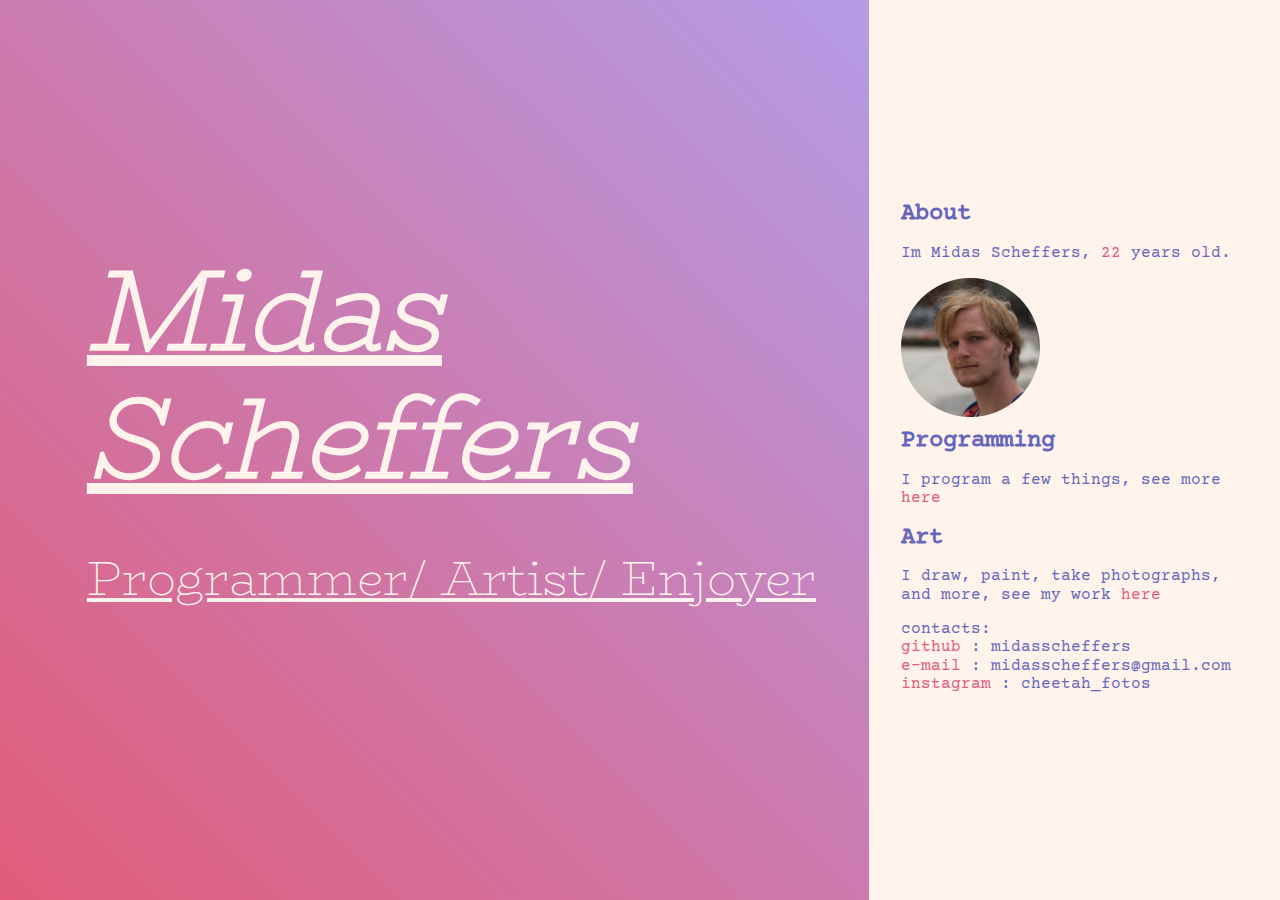
<file: index.html>
<!DOCTYPE html>
<html lang="en">
<head>
    <meta charset="UTF-8">
    <meta http-equiv="X-UA-Compatible" content="IE=edge">
    <meta name="viewport" content="width=device-width, initial-scale=1.0">
    <link rel="stylesheet" href="style/normalize.css">
    <link rel="stylesheet" href="style/main.css">
    <link rel="shortcut icon" type="image/jpg" href="favicon-32x32.png">
    <title>Home - Midas Scheffers</title>
</head>
<body>
    <header class="landing_head">
        <h1>Midas Scheffers</h1>
        <p><a href="programming.html">Programmer</a>/ <a href="art.html">Artist</a>/ Enjoyer</p>
    </header>
    <div class="wrapper_head">
        <middle>
            <h2>About</h2>
            <p>
                Im Midas Scheffers, <span id="age">age</span> years old.
            </p>
            <img src="images/headshot_2.jpg" alt="headshot" id="headshot">
            
            
            <h2>Programming</h2>
            <p>I program a few things, see more <a href="programming.html">here</a></p>
            
            <h2>Art</h2>
            <p>I draw, paint, take photographs, and more, see my work <a href="art.html">here</a></p>
            <p>
                contacts: <br>
                <a href="https://www.github.com/midasscheffers">github</a> : midasscheffers<br> 
                <a href="mailto:midasscheffers@gmail.com">e-mail</a> : midasscheffers@gmail.com <br>
                <a href="https://instagram.com/cheetah_fotos">instagram</a> : cheetah_fotos
            </p>
        </middle>
    </div>
    <img src="images/down_arrow.gif" alt="down_arrow" id="down_arrow">
    <script src="age.js"></script>
</body>
</html>
</file>
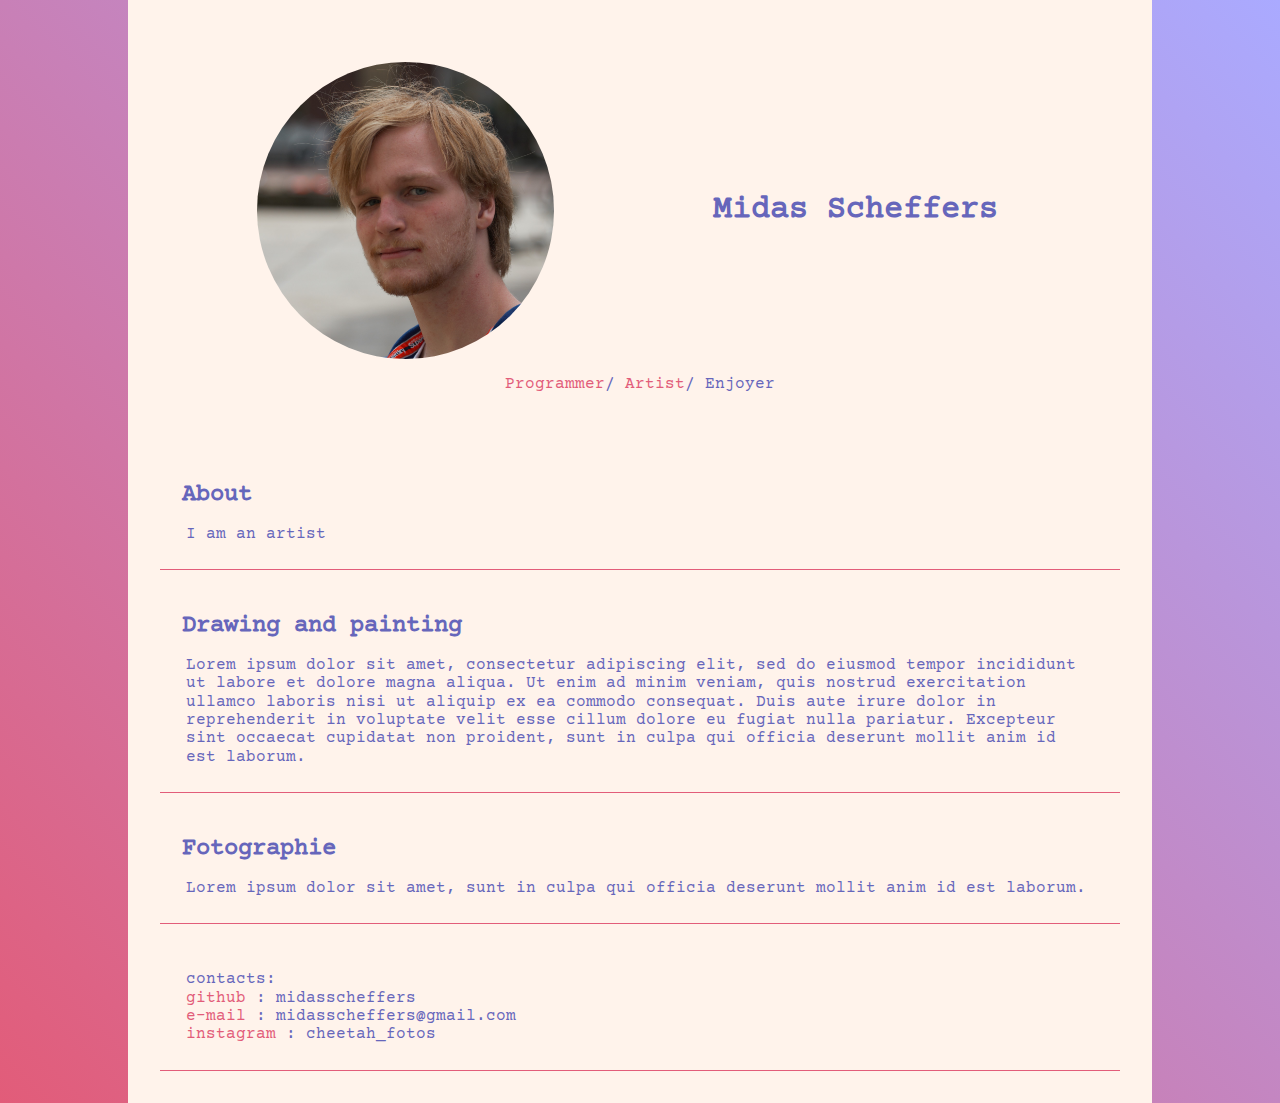
<file: art.html>
<!DOCTYPE html>
<html lang="en">
<head>
    <meta charset="UTF-8">
    <meta http-equiv="X-UA-Compatible" content="IE=edge">
    <meta name="viewport" content="width=device-width, initial-scale=1.0">
    <link rel="stylesheet" href="style/normalize.css">
    <link rel="stylesheet" href="style/main.css">
    <link rel="shortcut icon" type="image/jpg" href="favicon-32x32.png">
    
    <title>Art - Midas Scheffers</title>
</head>
<body>
    <div class="wrapper">
        <header>
            <img src="images/headshot_2.jpg" alt="headshot" id="headshot_inline">
            <h1><a href="index.html">Midas Scheffers</a></h1>
            <p><a href="programming.html">Programmer</a>/ <a href="art.html">Artist</a>/ Enjoyer</p>
        </header>
        <section>
            <article>
                <h2>About</h2>
                <p>I am an artist</p>
            </article>
            <article>
                <h2>Drawing and painting</h2>
                <p>
                    Lorem ipsum dolor sit amet, consectetur adipiscing elit, sed do eiusmod tempor incididunt ut labore et dolore magna aliqua. Ut enim ad minim veniam, quis nostrud exercitation ullamco laboris nisi ut aliquip ex ea commodo consequat. Duis aute irure dolor in reprehenderit in voluptate velit esse cillum dolore eu fugiat nulla pariatur. Excepteur sint occaecat cupidatat non proident, sunt in culpa qui officia deserunt mollit anim id est laborum.
                </p>
            </article>
            <article>
                <h2>Fotographie</h2>
                <p>
                    Lorem ipsum dolor sit amet, sunt in culpa qui officia deserunt mollit anim id est laborum.
                </p>
            </article>
        </section>
        <article>
            <p>
                  contacts: <br>
                  <a href="https://www.github.com/midasscheffers">github</a> : midasscheffers<br> 
                  <a href="mailto:midasscheffers@gmail.com">e-mail</a> : midasscheffers@gmail.com <br>
                  <a href="https://instagram.com/cheetah_fotos">instagram</a> : cheetah_fotos
            </p>
        </article>
    </div>
</body>
</html>
</file>
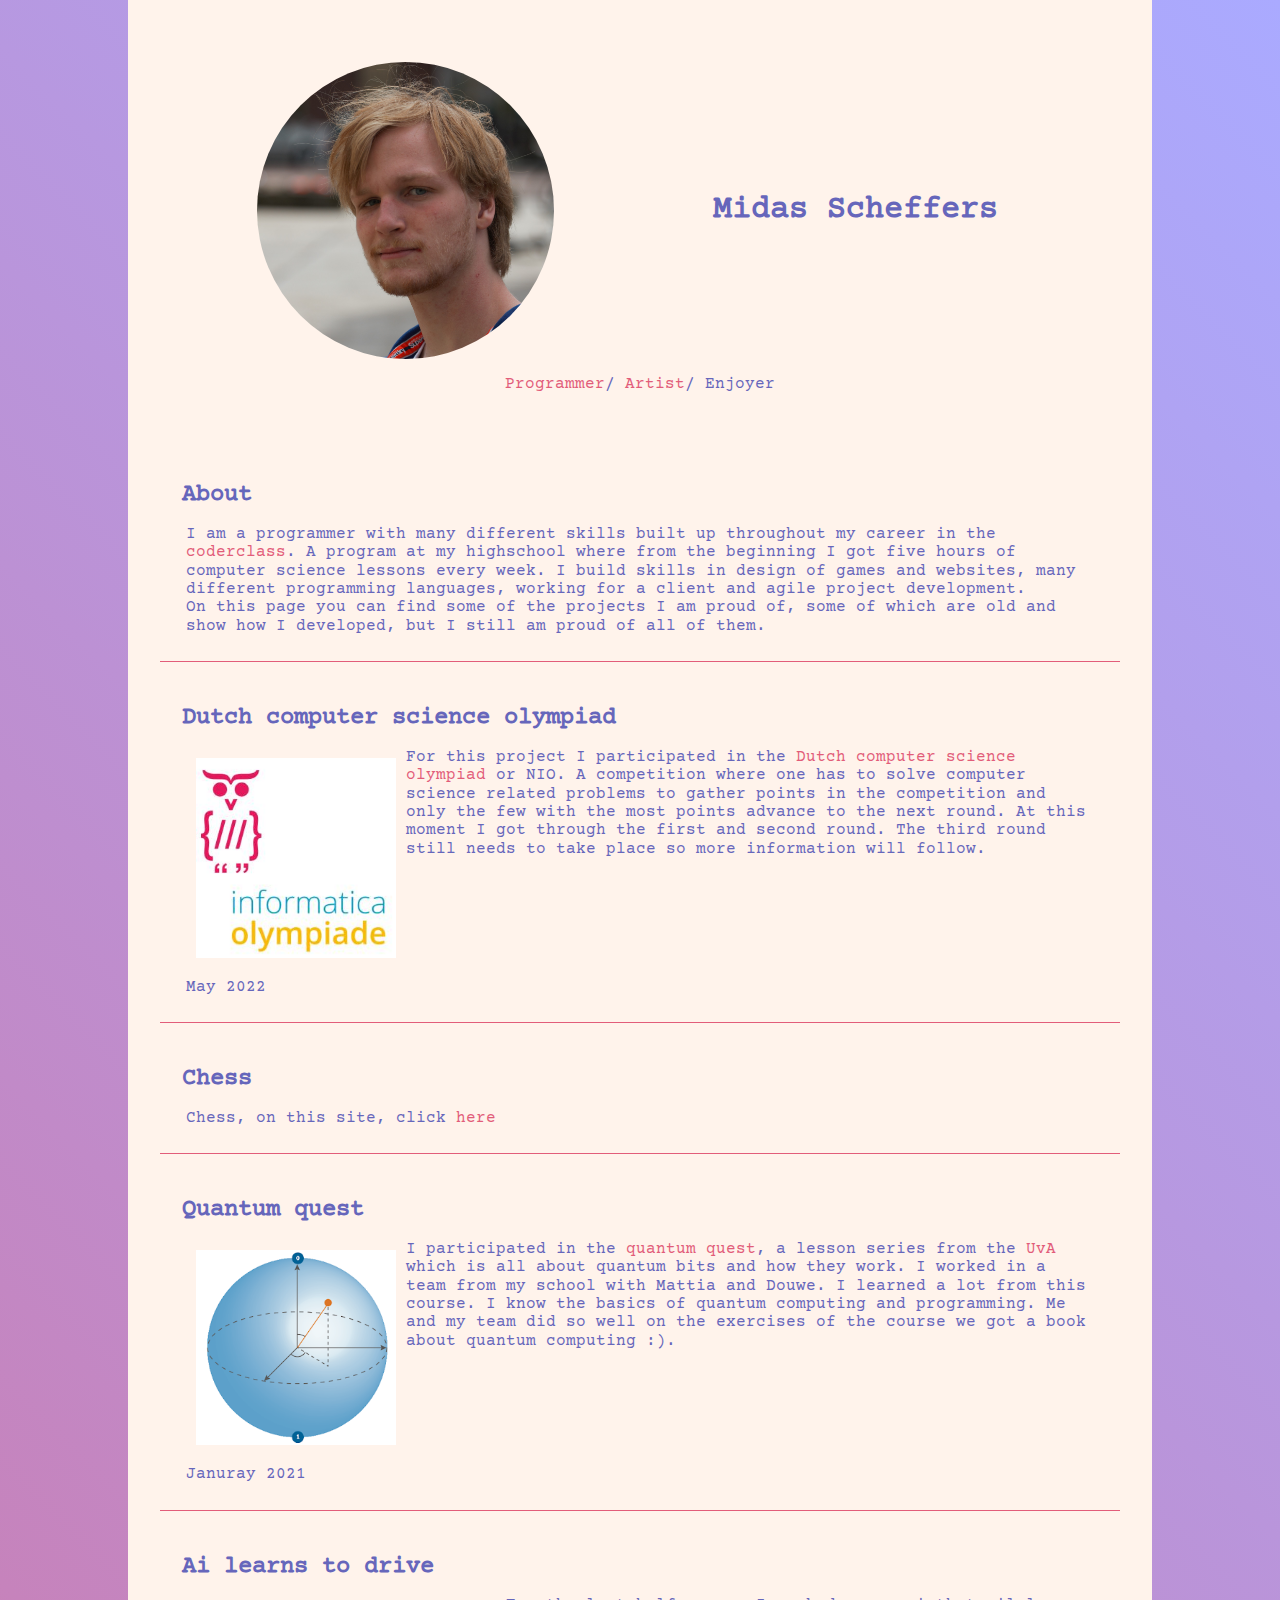
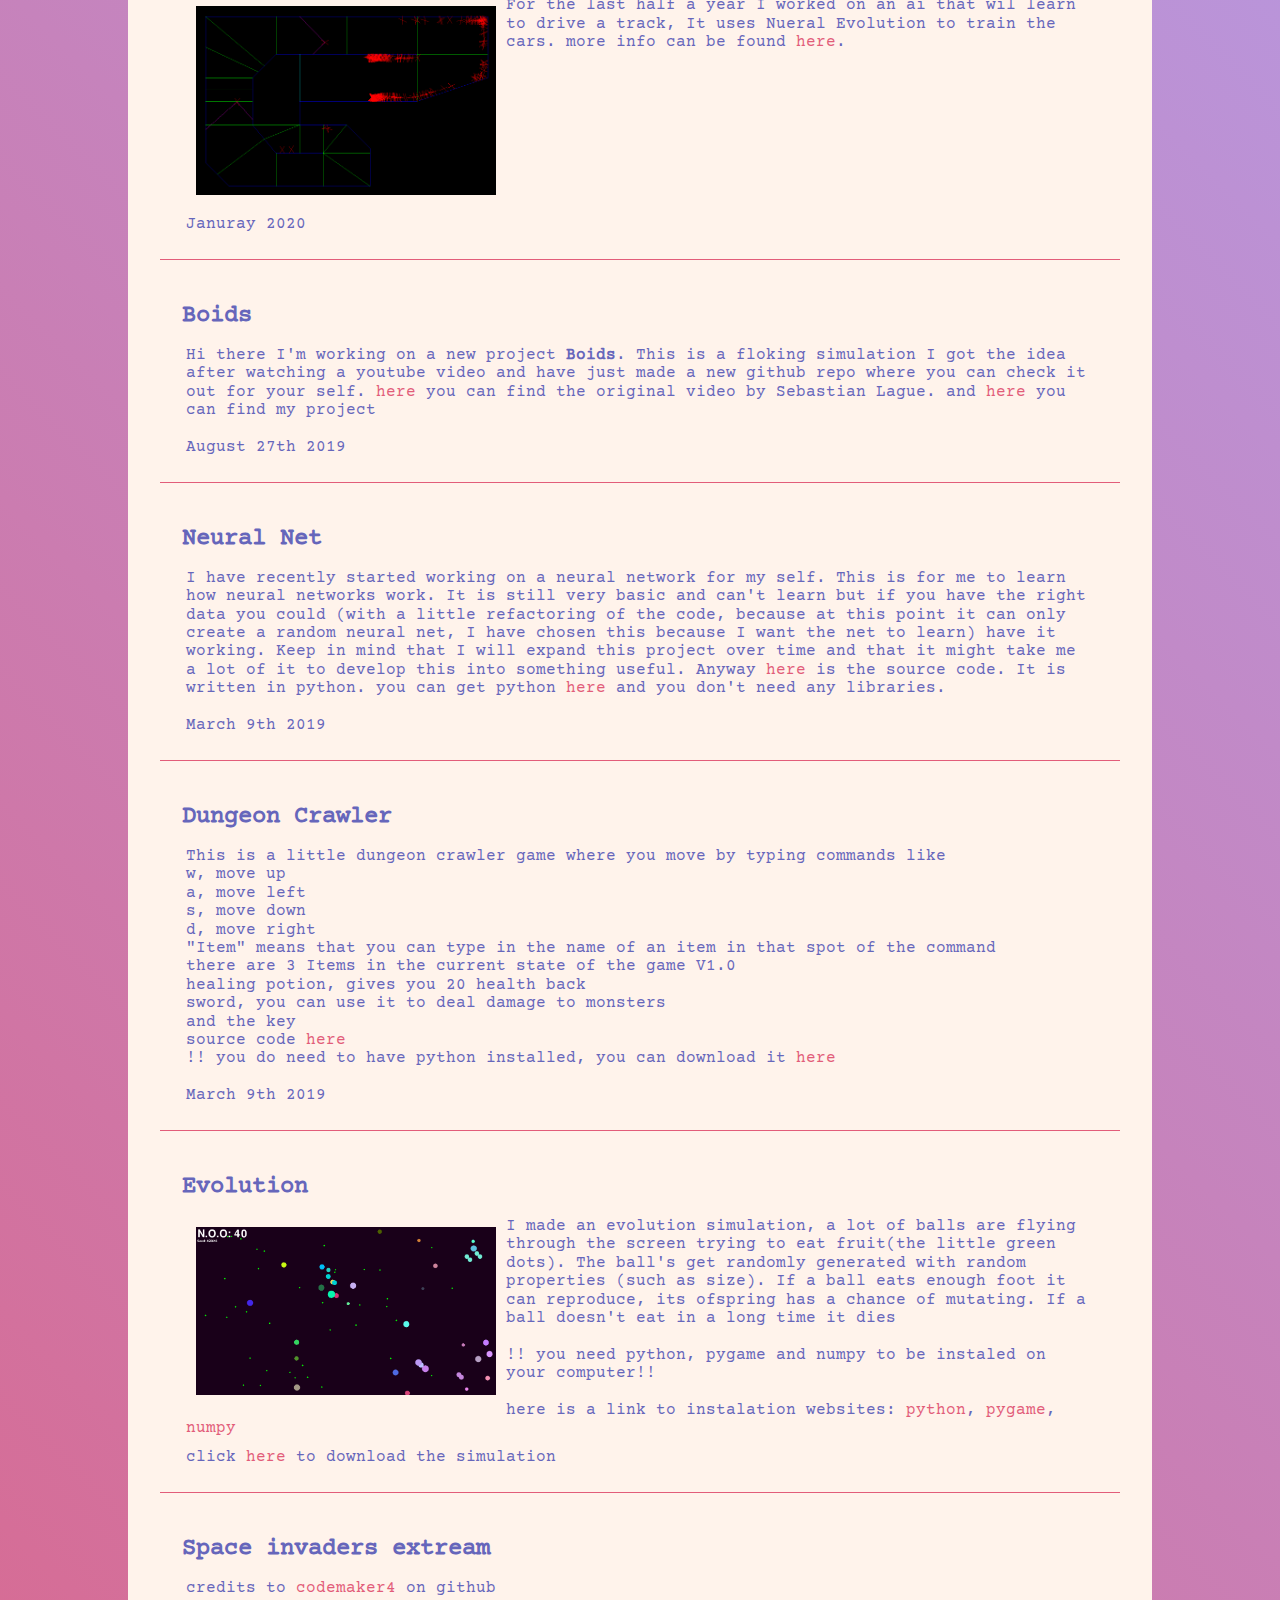
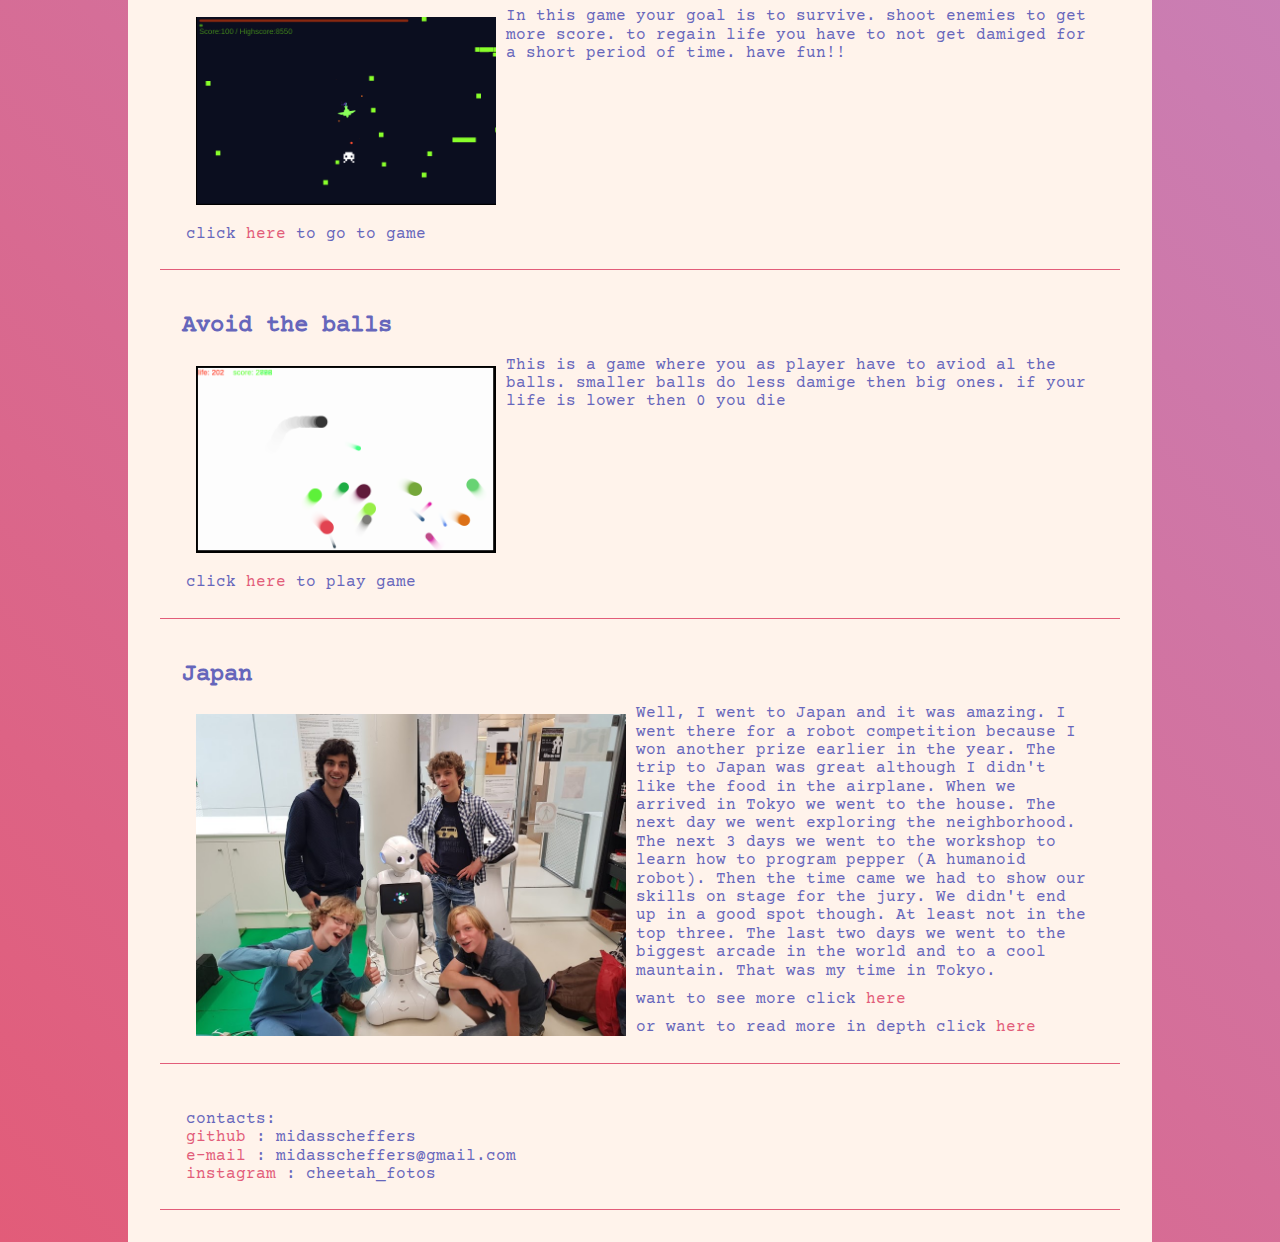
<file: programming.html>
<!DOCTYPE html>
<html lang="en">
<head>
    <meta charset="UTF-8">
    <meta http-equiv="X-UA-Compatible" content="IE=edge">
    <meta name="viewport" content="width=device-width, initial-scale=1.0">
    <link rel="stylesheet" href="style/normalize.css">
    <link rel="stylesheet" href="style/main.css">
    <link rel="shortcut icon" type="image/jpg" href="favicon-32x32.png">
    
    <title>Programming - Midas Scheffers</title>
</head>
<body>
    <div class="wrapper">
        <header>
            <img src="images/headshot_2.jpg" alt="headshot" id="headshot_inline">
            <h1><a href="index.html">Midas Scheffers</a></h1>
            <p><a href="programming.html">Programmer</a>/ <a href="art.html">Artist</a>/ Enjoyer</p>
        </header>
        <section>
            <article>
                <h2>About</h2>
                <p>
                    I am a programmer with many different skills built up throughout my career in the <a href="https://coderclass.nl/">coderclass</a>. A program at my highschool where from the beginning I got five hours of computer science lessons every week. I build skills in design of games and websites, many different programming languages, working for a client and agile project development.
                    <br>
                    On this page you can find some of the projects I am proud of, some of which are old and show how I developed, but I still am proud of all of them.
                </p>
            </article>

            <article>
                <h2> Dutch computer science olympiad</h2>
                <p class="clearfix">
                    <img src="images/NIO.png" alt="NIO" width="200px">
                    For this project I participated in the <a href="https://www.informaticaolympiade.nl/">Dutch computer science olympiad</a> or NIO. A competition where one has to solve computer science related problems to gather points in the competition and only the few with the most points advance to the next round. At this moment I got through the first and second round. The third round still needs to take place so more information will follow.
                </p>
                <p>May 2022</p>
            </article>
            <article>
                <h2>Chess</h2>
                <p>
                    Chess, on this site, click 
                  <a href="chess/chess.html">here</a>
                </p>
            </article>

            <article>
                <h2>Quantum quest</h2>
                <p class="clearfix">
                    <img src="images/Qbit.png" alt="Qbit" width="200px">
                    I participated in the <a href="https://www.quantum-quest.nl/">quantum quest</a>, a lesson series from the <a href="https://www.uva.nl/">UvA</a> which is all about quantum bits and how they work. I worked in a team from my school with Mattia and Douwe. I learned a lot from this course. I know the basics of quantum computing and programming.
Me and my team did so well on the exercises of the course we got a book about quantum computing :).

                </p>
                <p>Januray 2021</p>
            </article>

            <article>
                <h2>Ai learns to drive</h2>
                
                <p class="clearfix">
                    <img src="images/ai_learns_to_drive.png" alt="ai_learns_to_drive" width="300px">
                    For the last half a year I worked on an ai that wil learn to drive a track, It uses Nueral Evolution to train the cars.
                    more info can be found <a href="https://github.com/midasscheffers/Ai_drive_a_car_specialisatie/tree/dev">here</a>.
                </p>
                <p>Januray 2020</p>
            </article>
            <article>
            <h2>Boids</h2>
            <p>
                Hi there I'm working on a new project <b>Boids</b>. This is a floking simulation
                I got the idea after watching a youtube video and have just made a new github repo where you can check it out for your self.
                <a href="https://www.youtube.com/watch?v=bqtqltqcQhw&list=PLKE2zwvTqhsADtVb1PiJa37PsubZRtPG8&index=11&t=0s">here</a> you can find the original video by Sebastian Lague.
                and <a href="https://github.com/midasscheffers/Boids">here</a> you can find my project
                <br>
                <br>
                August 27th 2019
            </p>
            </article>
            <article>
            <h2>Neural Net</h2>
            <p>
                I have recently started working on a neural network for my self. This is for me to learn how neural networks work. It is still very basic and can't learn but if you have the right data you could (with a little refactoring of the code, because at this point it can only create a random neural net, I have chosen this because I want the net to learn) have it working. Keep in mind that I will expand this project over time and that it might take me a lot of it to develop this into something useful. Anyway 
                <a href="https://github.com/midasscheffers/neural-net/tree/V0.0.1/python/my%20neral%20network">here</a> 
                    is the source code. It is written in python. you can get python 
                <a href="https://www.python.org/downloads/">here</a>
                    and you don't need any libraries.
                    <br>
                    <br>
                March 9th 2019 
            </p>
            </article>
            <article>
            <h2>Dungeon Crawler</h2>
            <p>
                This is a little dungeon crawler game where you move by typing commands like <br>
                w, move up <br>
                a, move left <br>
                s, move down <br>
                d, move right <br>
                "Item" means that you can type in the name of an item in that spot of the command <br>
                there are 3 Items in the current state of the game V1.0 <br>
                healing potion, gives you 20 health back <br>
                sword, you can use it to deal damage to monsters <br>
                and the key <br>
                source code
                <a href="https://github.com/midasscheffers/room_game/tree/V1.0/new">here</a> <br>
                !! you do need to have python installed, you can download it
                <a href="https://www.python.org/downloads/">here</a>
                <br>
                <br>
                March 9th 2019 
            </p>
            </article>
            </article>

              <article >
                <h2>Evolution</h2>
                <p><img src="images/Evo_game.png" alt="ok" width="300px"> I made an evolution simulation, a lot of balls are flying through the screen trying to eat fruit(the little green dots). The ball's get randomly generated with random properties (such as size). If a ball eats enough foot it can reproduce, its ofspring has a chance of mutating. If a ball doesn't eat in a long time it dies <br><br> !! you need python, pygame and numpy  to be instaled on your computer!! <br><br> here is a link to instalation websites: <a href="https://www.python.org/downloads/">python</a>, <a href="https://www.pygame.org/wiki/GettingStarted">pygame</a>, <a href="http://www.numpy.org/">numpy</a></p>
                
                <p>click <a href="https://github.com/midasscheffers/pygame_evo">here</a> to download the simulation</p>
            </article>
            <article>
                <h2>Space invaders extream</h2>
                <p>credits to <a href="https://github.com/codemaker4" target="blank">codemaker4</a>  on github</p>
                
                <p class="clearfix"><img src="images/Screenshot from 2018-01-08 12-48-47.png" alt="ok" width="300px"> In this game your goal is to survive. shoot enemies to get more score. to regain life you have to not get damiged for a short period of time. have fun!!</p>
                <p>click <a href="https://codemaker4.github.io/IBM%20game/game.html">here</a> to go to game</p>
              </article>
              
              <article>
                  <h2>Avoid the balls</h2>
                <p class="clearfix"><img src="images/Screenshot from 2018-01-08 12-47-08.png" alt="ok" width="300px"> This is a game where you as player have to aviod al the balls. smaller balls do less damige then big ones. if your life is lower then 0 you die</p>
                
                <p>click <a href="ball_game/ball_game.html">here</a> to play game</p>
              </article>
              <article>
              <h2>Japan</h2>
              <p>
                  <img src="images/pepper.jpg" alt="pepper" width="430px">
                  Well, I went to Japan and it was amazing. I went there for a robot competition because I won another prize earlier in the year. The trip to Japan was great although I didn't like the food in the airplane. When we arrived in Tokyo we went to the house. The next day we went exploring the neighborhood. The next 3 days we went to the workshop to learn how to program pepper (A humanoid robot). Then the time came we had to show our skills on stage for the jury. We didn't end up in a good spot though. At least not in the top three. The last two days we went to the biggest arcade in the world and to a cool mauntain. That was my time in Tokyo.
              </p>
              <p>want to see more click <a href="https://goo.gl/photos/7iL6kEYcMtXaDhoXA" target="_blank">here</a></p>
              <p>or want to read more in depth click <a href="https://metismontessorilyceum.github.io/team-tokyo-metis/" target="_blank">here</a></p>
              </article>
              <article>
                  <p>
                        contacts: <br>
                        <a href="https://www.github.com/midasscheffers">github</a> : midasscheffers<br> 
                        <a href="mailto:midasscheffers@gmail.com">e-mail</a> : midasscheffers@gmail.com <br>
                        <a href="https://instagram.com/cheetah_fotos">instagram</a> : cheetah_fotos
                  </p>
              </article>

        </section>
    </div>
</body>
</html>
</file>
<file: style/main.css>
:root{
    --light: #fff3eb;
    --lighter: #fff9f5;
    --middle: #e25c79;
    --dark: #aaaaff;
    --darker: #66b;

    --break-point: 60em;
}


@font-face {
    font-family: 'BioRhyme';
    font-style: normal;
    font-weight: 200;
    src: url(../fonts/biorhyme.woff2) format('woff2');
}

@font-face {
    font-family: 'Courier P';
    font-style: normal;
    font-weight: 200;
    src: url(../fonts/courier_prime.woff2) format('woff2');
}


@keyframes fadeIn {
    0% {opacity:0; margin-left: -1vw;}
    100% {opacity:1; margin-left: 0px;}
}


/* styling */



body{
    font-family: 'Courier P', 'Segoe UI', Tahoma, Verdana, sans-serif;
    background-color: var(--light);
    color: var(--darker);
    overflow-x: hidden;
    padding: 0px;
    margin: 0px;
    background: var(--dark);
    background: linear-gradient(45deg, var(--middle) 0%, var(--dark) 100%);
}

#down_arrow{
    position: absolute;
    /* margin: 50% auto; */
    top:0px; left:0px;
    width: 10vw;
    transform: translate(50vw, 90vh);
    mix-blend-mode:color-dodge;
}

@media (min-width: 60rem){
    body{
        display: flex;
        justify-content: center;
    }

    #down_arrow{
        display: none;
    }
}

.gradient{
    background: var(--dark);
}

.wrapper_head{
    max-width: 60em;
    padding: 2em;
    background-color: var(--light);
    display: flex;
    flex-direction: column;
    justify-content: center;
    background-color: var(--light);
    /* background-color: #aaa; */
}

@media (min-width: 60em){
    .wrapper_head{
        width: min(40vw, 60em);
    }
}

.wrapper{
    max-width: 60em;
    padding: 2em;
    min-height: 100%;
    min-height: 100vh;
    display: flex;
    flex-direction: column;
    background-color: var(--light);
    /* background-color: #aaa; */
}

@media (min-width: 60em){
    .wrapper{
        max-width: 60em;
    }
}

h1{
    margin: 0px;
}

h1 a{
    color: var(--darker);
}

h2{
    margin: 0px;
}

a{
    color: var(--middle);
    text-decoration: none;
}


article{
    margin-top: 20px;
    /* background-color: var(--lighter);
    border-color: var(--light); */
    /* border-style: solid;
    border-width: 1px;
    border-radius: 6px; */
    padding: 1em;
    border-style: none none solid none;
    border-bottom-color: var(--middle);
    border-bottom-width: 1px;
}


#headshot {
    border-radius: 100%;
    width: 40%;
}

#headshot_inline{
    border-radius: 100%;
    width: 200px;
}


header:not([class]){
    display: flex;
    align-items: center;
    flex-wrap: wrap;
    justify-content: space-around;
    margin: 30px;
    text-align: center;
}

header:not([class]) > *{
    flex: 0 1 33%;
}

header:not([class]) > h1{
    margin: 20px;
}


article h2{
    /* background-color: var(--middle);
    color: var(--light); */
    border-radius: 6px;
    padding: 6px;
}

article p{
    margin: 10px;
}

article p img{
    float: left;
    margin: 10px;
}

img{
    display: block;
    max-width: 100%;
}


#age{
    color: var(--middle);
}


header.landing_head {
    font-family: 'BioRhyme', serif;
    display: flex;
    flex-direction: column;
    justify-content: center;
    width: 100vw;
    height: 100vh;
    
    color: var(--light);
}

header.landing_head h1{
    animation: fadeIn linear 1s;
    font-size: clamp(3rem, 1rem + 10vw ,7rem);
    font-style: italic;
    text-decoration: underline;
    padding-left: 10%;
}

header.landing_head p{
    animation: fadeIn linear 1s;
    font-size: clamp(1rem, 0.5rem + 5vw ,3rem);
    padding-left: 10%;
    font-style: bold;
    text-decoration: underline;
}

header.landing_head a{
    color: var(--light);
}

middle h2{
    margin-top: 10px;
}

.clearfix:after {
    content: "";
    clear: both;
    display: table;
  }

body::-webkit-scrollbar {
    display: none;
}
  
  /* Hide scrollbar for IE, Edge and Firefox */
body {
    -ms-overflow-style: none;  /* IE and Edge */
    scrollbar-width: none;  /* Firefox */
}
</file>
